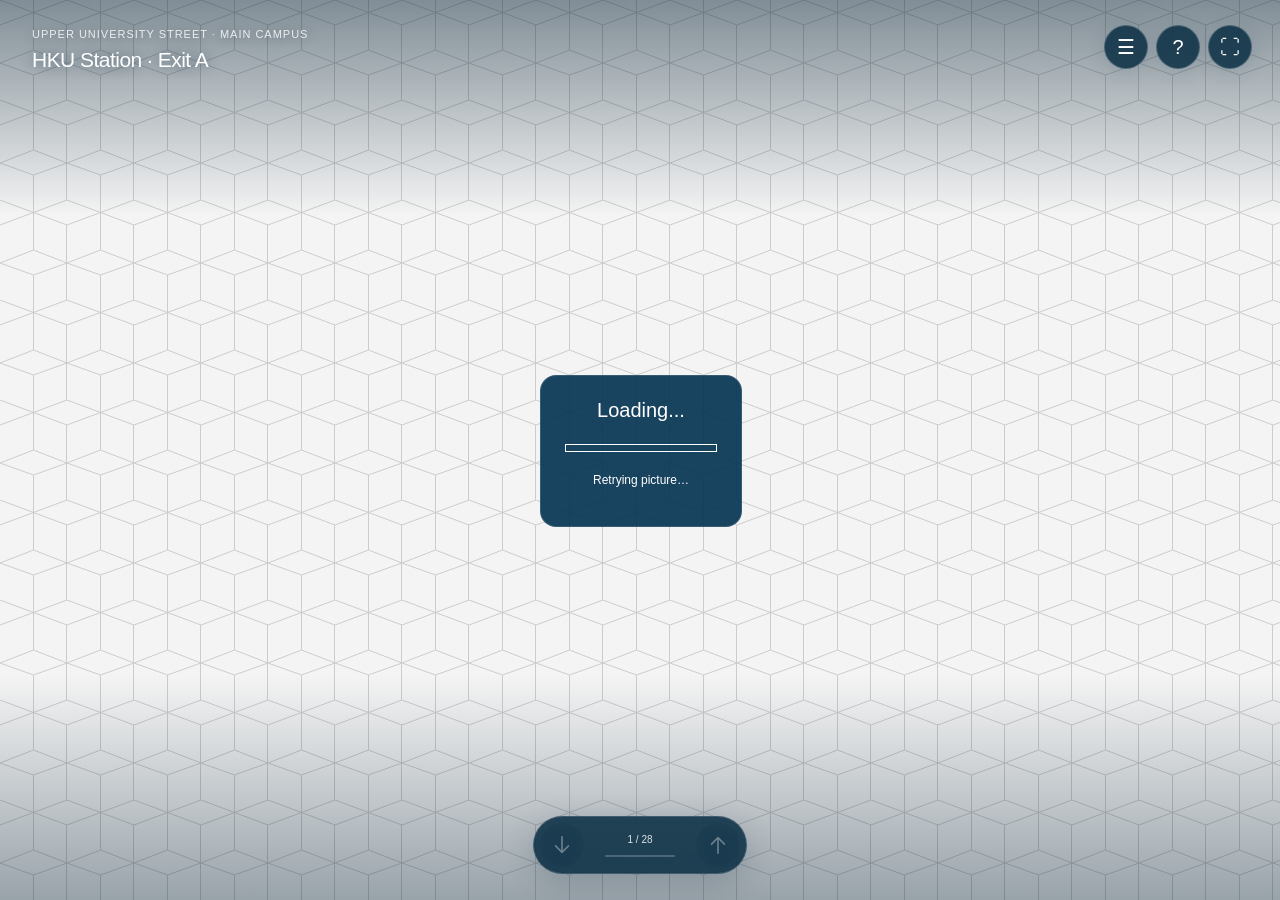
<file: index.html>
<!doctype html><html lang="en"><head><meta charset="utf-8"><meta name="viewport" content="width=device-width,initial-scale=1,viewport-fit=cover"><title>HKU IDS · Panorama visitor guide</title><meta name="description" content="Explore the routes to HKU IDS in Graduate House, including the lift route to P603."><link rel="stylesheet" href="pannellum.css"><link rel="stylesheet" href="styles.css?v=2026-10-10-immersive"></head><body><main class="tour-shell"><section class="tour-panel" aria-label="Panorama walkthrough"><div class="viewer-wrap"><div id="panorama" tabindex="0" aria-label="Panorama. Arrow keys look around. Shift and up walks in the facing direction."></div><div class="edge-shade" aria-hidden="true"></div><div class="scene-badge"><span id="scene-floor">Loading route</span><strong id="scene-title">Loading panorama…</strong></div><div class="stage-tools"><button id="options-toggle" class="icon-button" aria-label="Open route options" aria-expanded="false" aria-controls="route-drawer"><span aria-hidden="true">☰</span></button><button id="help-toggle" class="icon-button" aria-label="How to navigate"><span aria-hidden="true">?</span></button><button id="fullscreen-toggle" class="icon-button" aria-label="Full screen"><span aria-hidden="true">⛶</span></button></div><div id="viewer-error" role="alert" hidden></div><section id="junction" class="junction" hidden aria-labelledby="junction-title"><div class="junction-heading"><h2 id="junction-title"></h2><span id="junction-note"></span></div><div id="junction-choices" class="junction-choices"></div></section><aside id="lift-guidance" class="lift-guidance" aria-label="Lift route directions" hidden><strong id="lift-guidance-title"></strong><span id="lift-guidance-instruction"></span><small id="lift-guidance-note"></small></aside><aside id="transfer-card" class="transfer-card" hidden aria-label="Lift instructions"><div id="transfer-symbol" aria-hidden="true"></div><div><strong id="transfer-title"></strong><p id="transfer-description"></p><button id="transfer-action" class="lift-action"></button></div></aside><div class="drag-hint">Drag to look · Double-click to walk</div><div class="aim" id="aim" hidden><span></span></div><div class="walk-controls"><button id="back" class="icon-button" aria-label="Go back"></button><div class="walk-progress"><span id="stop-number">Loading route…</span><div class="progress-track"><div id="progress-fill"></div></div></div><button id="forward" class="icon-button" aria-label="Continue"></button></div><div class="arrival" id="arrival" hidden><span>Destination reached</span><strong id="arrival-room"></strong></div><div id="tour-toast" class="tour-toast" role="status" hidden></div><aside id="route-drawer" class="route-drawer" hidden aria-label="Route options"><div class="drawer-heading"><h2>Your route</h2><button id="options-close" class="icon-button" aria-label="Close route options">×</button></div><div class="route-picker"><label for="destination-route">Destination</label><select id="destination-route"></select></div><nav class="floors" aria-label="Sections"></nav><div class="pace-bar"><label for="pace">Walking pace</label><select id="pace"><option value="standard">Standard</option><option value="fewer">Fewer pictures</option><option value="detailed">Detailed</option></select><button id="lift-directions" class="secondary" hidden>Go to P2 lift junction</button></div><details class="stops-card"><summary>Stops on this floor <span id="floor-count"></span></summary><div id="stops" class="stops"></div></details><details class="map-card"><summary>Route overview <span id="map-floor"></span></summary><svg id="route-map" viewBox="0 0 310 310" role="img" aria-label="Clickable route stops"></svg><p class="map-note" id="map-note"></p></details><div class="sync-bar"><span id="published-version"></span><span id="preview-status"></span><button id="refresh-tour" class="secondary small">Reload tour</button><a href="guide.html">Help &amp; publishing</a></div></aside></div></section><section id="editor" class="editor" hidden><p class="edit-status" id="edit-status" role="status"></p><div class="editor-heading"><div><h2>Configuration</h2><p id="editor-intro">Changes are a local preview until you publish route.json.</p></div><a class="secondary small" href="./">View the tour</a></div><div class="edit-layout"><div><div class="edit-actions"><button id="save-forward" class="primary">Save forward marker here</button><button id="save-back" class="secondary">Save back marker here</button><button id="save-view" class="secondary">Use this starting view</button></div><details class="visibility-editor" open><summary>Show / hide &amp; presentation</summary><div class="section-fields"><label>Apply to<select id="visibility-scope"><option value="scene">This scene</option><option value="global">Whole tour</option></select></label><div id="visibility-fields" class="visibility-fields"></div><label>Default arrow style<select id="default-arrow-style"><option value="chevron">Chevron</option><option value="line">Fine line</option><option value="ring">Direction ring</option><option value="ground">Floor pointer</option></select></label><div id="style-samples" class="style-samples" aria-label="Arrow style previews"></div><button id="save-visibility" class="primary">Save presentation</button><button id="reset-visibility" class="secondary">Use tour defaults for this scene</button></div></details><details class="appearance-editor" open><summary>Place / rotate any arrow or information marker</summary><div class="arrow-fields"><label>Which marker?<select id="arrow-role"></select></label><button id="save-selected-marker" class="primary">Place selected marker at crosshair</button><label>Marker text<input id="arrow-label" type="text" maxlength="120" placeholder="Leave blank to use the default text"></label><label class="rotation-field">Arrow rotation <output id="rotation-value" for="arrow-rotation">0°</output><input id="arrow-rotation" aria-label="Arrow rotation" type="range" min="0" max="360" step="15" value="0"><small>0° up · 90° right · 180° down · 270° left</small></label><label class="check-field"><input id="arrow-visible" type="checkbox">Always show this arrow’s text</label><label id="marker-url-label" hidden>Information link<input id="marker-url" type="url" spellcheck="false"></label><label class="check-field"><input id="marker-visible" type="checkbox">Show this icon / arrow</label><label>Arrow style<select id="arrow-style"><option value="chevron">Chevron</option><option value="line">Fine line</option><option value="ring">Direction ring</option><option value="ground">Floor pointer</option></select></label><label>Arrow symbol<select id="arrow-type"><option value="auto">Match style</option><option value="arrow">Arrow</option><option value="chevron">Chevron</option><option value="stairs">Stairs</option><option value="lift">Lift</option></select></label><button id="save-arrow-style" class="primary">Save marker appearance</button></div><p>Choose any forward, back, branch or information marker. Drag the view to put its doorway under the crosshair, then place the selected marker. Rotation changes the arrow symbol only. Information icons open their link in a new tab.</p></details><details class="section-editor"><summary>Section label: two lines</summary><div class="section-fields"><label>First line<input id="section-heading" type="text" maxlength="120"></label><label>Second line<input id="section-subtitle" type="text" maxlength="120"></label><button id="save-section" class="primary">Save this section label</button></div><p>Choose a section above, then edit its two lines here. You do not need to type HTML or &lt;br&gt;.</p></details><details id="branch-editor" class="branch-editor" hidden><summary>Junction name and branch choices</summary><div class="section-fields"><label>Junction name<input id="junction-name" type="text" maxlength="120"></label><div id="branch-fields"></div><label>Lift guidance heading (optional)<input id="lift-guidance-label" type="text" maxlength="120"></label><label>Lift guidance on the panorama<textarea id="lift-guidance-text" rows="3" maxlength="600"></textarea></label><button id="save-junction" class="primary">Save junction choices</button></div><p>These directions describe the choices on arrival. Move the panorama arrow separately using the marker controls. Planned routes become available after their footage is added.</p></details><details id="transfer-editor" hidden><summary>Lift card wording</summary><div class="section-fields"><label>Heading<input id="transfer-heading-edit" type="text" maxlength="120"></label><label>Instruction<textarea id="transfer-text-edit" rows="2" maxlength="240"></textarea></label><label>Step button label<input id="transfer-button-edit" type="text" maxlength="120"></label><button id="save-transfer" class="primary">Save lift card text</button></div></details><details class="bottom-editor"><summary>Hide the bottom / device holder</summary><div class="section-fields"><label for="bottom-limit">Lowest visible angle <output id="bottom-limit-value" for="bottom-limit">−55°</output></label><input id="bottom-limit" aria-label="Lowest visible angle" type="range" min="-75" max="-10" step="1" value="-55"><label>Apply viewing limit to<select id="bottom-scope"><option value="scene">This scene</option><option value="global">All scenes without an override</option></select></label><button id="reset-bottom-limit" class="secondary">Use global limit for this scene</button><button id="save-bottom-limit" class="primary">Save lower viewing edge</button></div><p>A higher value hides more of the floor. Markers below the limit move into the visible area so walking still works. This stops looking down in the tour; a permanent cover in the upload JPGs also protects the original files.</p></details><details class="hosting-editor"><summary>WordPress picture addresses</summary><div class="section-fields"><label>This picture’s direct URL<input id="picture-url" type="text" spellcheck="false"></label><small id="image-filename"></small><button id="save-picture-url" class="secondary">Save this picture address</button><label>Direct URL of one original JPG in the WordPress batch<input id="image-folder-example" type="url" spellcheck="false" placeholder="https://your-site/wp-content/uploads/2026/10/hku-ids-exit-a-s1-001.jpg"></label><button id="apply-image-folder" class="primary">Apply this folder to all pictures</button></div><p>Upload the prepared WordPress batch into one folder/month. Copy a full-size original image URL, then apply its folder here. If WordPress renamed a file, use its individual direct URL above. Pictures stored on a different website must allow this tour to load them.</p></details><div class="picture-actions"><button id="hide-stop" class="secondary">Skip this picture</button><p id="hide-note"></p></div><details><summary>Skipped pictures (<span id="hidden-count">0</span>)</summary><div id="hidden-stops" class="hidden-stops"></div></details><details><summary>Advanced: heading settings</summary><div class="degree-fields"><label>Segment correction <input id="segment-offset" type="number" min="-360" max="360" step="1"><span>degrees</span></label><button id="apply-offset" class="secondary">Apply to this segment</button></div><p>The outdoor segments use your Pano Mapper corrections. Indoor routes use visually placed markers because GPS drifts.</p></details></div><div class="save-card"><p class="publish-reminder">Finalised configuration must be uploaded to GitHub and committed to update the public tour.</p><button id="publish-github" class="primary">Export &amp; open GitHub</button><h3>Import / export</h3><p>Preview edits stay in this browser. Download route.json, upload it to the GitHub repository, commit, wait for the green Actions result, and reload the tour. GitHub is the shared configuration; sending a settings file to the assistant is optional.</p><button id="download-route" class="primary">Export route.json</button><button id="copy-route" class="secondary">Copy route.json</button><button id="download-settings" class="primary">Export settings backup</button><button id="copy-settings" class="secondary">Copy optional settings backup</button><div id="copy-panel" hidden><label for="settings-text">Settings to copy</label><textarea id="settings-text" readonly spellcheck="false" rows="3" style="width:100%;margin:8px 0;font-size:12px"></textarea></div><button id="reset-preview" class="secondary">Reset preview to published tour</button><p class="reset-note">Download a backup first if you want to keep your browser edits.</p><label class="file-button">Import route.json or settings backup<input id="import-settings" type="file" accept="application/json,.json"></label><a href="guide.html">Read the simple steps</a><a class="wordpress-link" href="elementor.html">Prepare a WordPress / Elementor block</a></div></div></section>
</main><dialog id="route-dialog" aria-labelledby="dialog-title" aria-describedby="dialog-text"><h2 id="dialog-title"></h2><p id="dialog-text"></p><div class="dialog-actions"><button id="dialog-close" class="secondary">Close</button><button id="dialog-action" class="primary" hidden>Continue</button></div></dialog><script src="pannellum.js?v=2026-10-08-image-retry"></script><script src="route-core.js?v=2026-10-10-immersive"></script><script src="app.js?v=2026-10-10-immersive"></script></body></html>
</file>
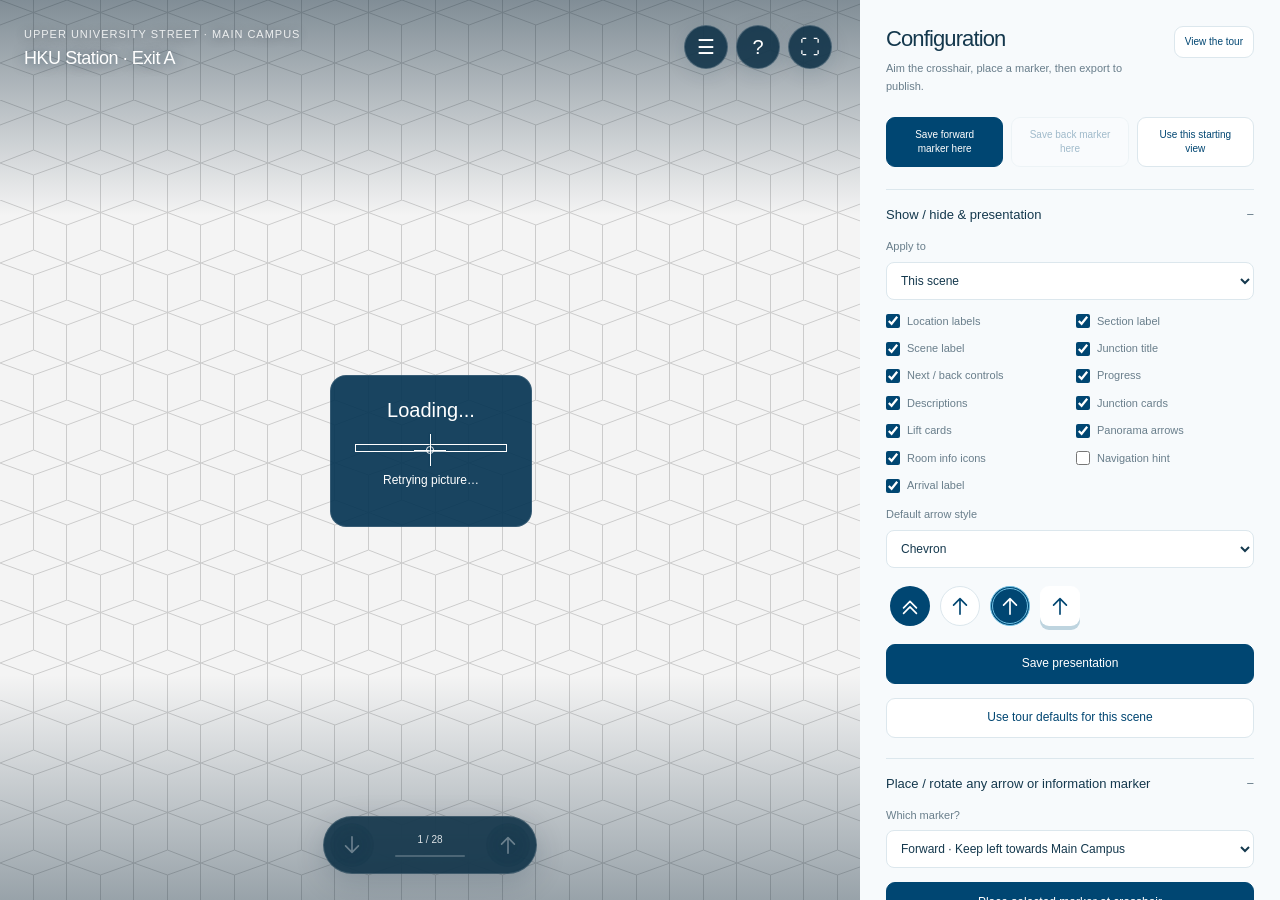
<file: console.html>
<!doctype html><html lang="en"><head><meta charset="utf-8"><meta name="viewport" content="width=device-width,initial-scale=1,viewport-fit=cover"><title>HKU IDS · Configuration console</title><meta name="description" content="Explore the routes to HKU IDS in Graduate House, including the lift route to P603."><link rel="stylesheet" href="pannellum.css"><link rel="stylesheet" href="styles.css?v=2026-10-10-immersive"></head><body><main class="tour-shell"><section class="tour-panel" aria-label="Panorama walkthrough"><div class="viewer-wrap"><div id="panorama" tabindex="0" aria-label="Panorama. Arrow keys look around. Shift and up walks in the facing direction."></div><div class="edge-shade" aria-hidden="true"></div><div class="scene-badge"><span id="scene-floor">Loading route</span><strong id="scene-title">Loading panorama…</strong></div><div class="stage-tools"><button id="options-toggle" class="icon-button" aria-label="Open route options" aria-expanded="false" aria-controls="route-drawer"><span aria-hidden="true">☰</span></button><button id="help-toggle" class="icon-button" aria-label="How to navigate"><span aria-hidden="true">?</span></button><button id="fullscreen-toggle" class="icon-button" aria-label="Full screen"><span aria-hidden="true">⛶</span></button></div><div id="viewer-error" role="alert" hidden></div><section id="junction" class="junction" hidden aria-labelledby="junction-title"><div class="junction-heading"><h2 id="junction-title"></h2><span id="junction-note"></span></div><div id="junction-choices" class="junction-choices"></div></section><aside id="lift-guidance" class="lift-guidance" aria-label="Lift route directions" hidden><strong id="lift-guidance-title"></strong><span id="lift-guidance-instruction"></span><small id="lift-guidance-note"></small></aside><aside id="transfer-card" class="transfer-card" hidden aria-label="Lift instructions"><div id="transfer-symbol" aria-hidden="true"></div><div><strong id="transfer-title"></strong><p id="transfer-description"></p><button id="transfer-action" class="lift-action"></button></div></aside><div class="drag-hint">Drag to look · Double-click to walk</div><div class="aim" id="aim" hidden><span></span></div><div class="walk-controls"><button id="back" class="icon-button" aria-label="Go back"></button><div class="walk-progress"><span id="stop-number">Loading route…</span><div class="progress-track"><div id="progress-fill"></div></div></div><button id="forward" class="icon-button" aria-label="Continue"></button></div><div class="arrival" id="arrival" hidden><span>Destination reached</span><strong id="arrival-room"></strong></div><div id="tour-toast" class="tour-toast" role="status" hidden></div><aside id="route-drawer" class="route-drawer" hidden aria-label="Route options"><div class="drawer-heading"><h2>Your route</h2><button id="options-close" class="icon-button" aria-label="Close route options">×</button></div><div class="route-picker"><label for="destination-route">Destination</label><select id="destination-route"></select></div><nav class="floors" aria-label="Sections"></nav><div class="pace-bar"><label for="pace">Walking pace</label><select id="pace"><option value="standard">Standard</option><option value="fewer">Fewer pictures</option><option value="detailed">Detailed</option></select><button id="lift-directions" class="secondary" hidden>Go to P2 lift junction</button></div><details class="stops-card"><summary>Stops on this floor <span id="floor-count"></span></summary><div id="stops" class="stops"></div></details><details class="map-card"><summary>Route overview <span id="map-floor"></span></summary><svg id="route-map" viewBox="0 0 310 310" role="img" aria-label="Clickable route stops"></svg><p class="map-note" id="map-note"></p></details><div class="sync-bar"><span id="published-version"></span><span id="preview-status"></span><button id="refresh-tour" class="secondary small">Reload tour</button><a href="guide.html">Help &amp; publishing</a></div></aside></div></section><section id="editor" class="editor" hidden><p class="edit-status" id="edit-status" role="status"></p><div class="editor-heading"><div><h2>Configuration</h2><p id="editor-intro">Changes are a local preview until you publish route.json.</p></div><a class="secondary small" href="./">View the tour</a></div><div class="edit-layout"><div><div class="edit-actions"><button id="save-forward" class="primary">Save forward marker here</button><button id="save-back" class="secondary">Save back marker here</button><button id="save-view" class="secondary">Use this starting view</button></div><details class="visibility-editor" open><summary>Show / hide &amp; presentation</summary><div class="section-fields"><label>Apply to<select id="visibility-scope"><option value="scene">This scene</option><option value="global">Whole tour</option></select></label><div id="visibility-fields" class="visibility-fields"></div><label>Default arrow style<select id="default-arrow-style"><option value="chevron">Chevron</option><option value="line">Fine line</option><option value="ring">Direction ring</option><option value="ground">Floor pointer</option></select></label><div id="style-samples" class="style-samples" aria-label="Arrow style previews"></div><button id="save-visibility" class="primary">Save presentation</button><button id="reset-visibility" class="secondary">Use tour defaults for this scene</button></div></details><details class="appearance-editor" open><summary>Place / rotate any arrow or information marker</summary><div class="arrow-fields"><label>Which marker?<select id="arrow-role"></select></label><button id="save-selected-marker" class="primary">Place selected marker at crosshair</button><label>Marker text<input id="arrow-label" type="text" maxlength="120" placeholder="Leave blank to use the default text"></label><label class="rotation-field">Arrow rotation <output id="rotation-value" for="arrow-rotation">0°</output><input id="arrow-rotation" aria-label="Arrow rotation" type="range" min="0" max="360" step="15" value="0"><small>0° up · 90° right · 180° down · 270° left</small></label><label class="check-field"><input id="arrow-visible" type="checkbox">Always show this arrow’s text</label><label id="marker-url-label" hidden>Information link<input id="marker-url" type="url" spellcheck="false"></label><label class="check-field"><input id="marker-visible" type="checkbox">Show this icon / arrow</label><label>Arrow style<select id="arrow-style"><option value="chevron">Chevron</option><option value="line">Fine line</option><option value="ring">Direction ring</option><option value="ground">Floor pointer</option></select></label><label>Arrow symbol<select id="arrow-type"><option value="auto">Match style</option><option value="arrow">Arrow</option><option value="chevron">Chevron</option><option value="stairs">Stairs</option><option value="lift">Lift</option></select></label><button id="save-arrow-style" class="primary">Save marker appearance</button></div><p>Choose any forward, back, branch or information marker. Drag the view to put its doorway under the crosshair, then place the selected marker. Rotation changes the arrow symbol only. Information icons open their link in a new tab.</p></details><details class="section-editor"><summary>Section label: two lines</summary><div class="section-fields"><label>First line<input id="section-heading" type="text" maxlength="120"></label><label>Second line<input id="section-subtitle" type="text" maxlength="120"></label><button id="save-section" class="primary">Save this section label</button></div><p>Choose a section above, then edit its two lines here. You do not need to type HTML or &lt;br&gt;.</p></details><details id="branch-editor" class="branch-editor" hidden><summary>Junction name and branch choices</summary><div class="section-fields"><label>Junction name<input id="junction-name" type="text" maxlength="120"></label><div id="branch-fields"></div><label>Lift guidance heading (optional)<input id="lift-guidance-label" type="text" maxlength="120"></label><label>Lift guidance on the panorama<textarea id="lift-guidance-text" rows="3" maxlength="600"></textarea></label><button id="save-junction" class="primary">Save junction choices</button></div><p>These directions describe the choices on arrival. Move the panorama arrow separately using the marker controls. Planned routes become available after their footage is added.</p></details><details id="transfer-editor" hidden><summary>Lift card wording</summary><div class="section-fields"><label>Heading<input id="transfer-heading-edit" type="text" maxlength="120"></label><label>Instruction<textarea id="transfer-text-edit" rows="2" maxlength="240"></textarea></label><label>Step button label<input id="transfer-button-edit" type="text" maxlength="120"></label><button id="save-transfer" class="primary">Save lift card text</button></div></details><details class="bottom-editor"><summary>Hide the bottom / device holder</summary><div class="section-fields"><label for="bottom-limit">Lowest visible angle <output id="bottom-limit-value" for="bottom-limit">−55°</output></label><input id="bottom-limit" aria-label="Lowest visible angle" type="range" min="-75" max="-10" step="1" value="-55"><label>Apply viewing limit to<select id="bottom-scope"><option value="scene">This scene</option><option value="global">All scenes without an override</option></select></label><button id="reset-bottom-limit" class="secondary">Use global limit for this scene</button><button id="save-bottom-limit" class="primary">Save lower viewing edge</button></div><p>A higher value hides more of the floor. Markers below the limit move into the visible area so walking still works. This stops looking down in the tour; a permanent cover in the upload JPGs also protects the original files.</p></details><details class="hosting-editor"><summary>WordPress picture addresses</summary><div class="section-fields"><label>This picture’s direct URL<input id="picture-url" type="text" spellcheck="false"></label><small id="image-filename"></small><button id="save-picture-url" class="secondary">Save this picture address</button><label>Direct URL of one original JPG in the WordPress batch<input id="image-folder-example" type="url" spellcheck="false" placeholder="https://your-site/wp-content/uploads/2026/10/hku-ids-exit-a-s1-001.jpg"></label><button id="apply-image-folder" class="primary">Apply this folder to all pictures</button></div><p>Upload the prepared WordPress batch into one folder/month. Copy a full-size original image URL, then apply its folder here. If WordPress renamed a file, use its individual direct URL above. Pictures stored on a different website must allow this tour to load them.</p></details><div class="picture-actions"><button id="hide-stop" class="secondary">Skip this picture</button><p id="hide-note"></p></div><details><summary>Skipped pictures (<span id="hidden-count">0</span>)</summary><div id="hidden-stops" class="hidden-stops"></div></details><details><summary>Advanced: heading settings</summary><div class="degree-fields"><label>Segment correction <input id="segment-offset" type="number" min="-360" max="360" step="1"><span>degrees</span></label><button id="apply-offset" class="secondary">Apply to this segment</button></div><p>The outdoor segments use your Pano Mapper corrections. Indoor routes use visually placed markers because GPS drifts.</p></details></div><div class="save-card"><p class="publish-reminder">Finalised configuration must be uploaded to GitHub and committed to update the public tour.</p><button id="publish-github" class="primary">Export &amp; open GitHub</button><h3>Import / export</h3><p>Preview edits stay in this browser. Download route.json, upload it to the GitHub repository, commit, wait for the green Actions result, and reload the tour. GitHub is the shared configuration; sending a settings file to the assistant is optional.</p><button id="download-route" class="primary">Export route.json</button><button id="copy-route" class="secondary">Copy route.json</button><button id="download-settings" class="primary">Export settings backup</button><button id="copy-settings" class="secondary">Copy optional settings backup</button><div id="copy-panel" hidden><label for="settings-text">Settings to copy</label><textarea id="settings-text" readonly spellcheck="false" rows="3" style="width:100%;margin:8px 0;font-size:12px"></textarea></div><button id="reset-preview" class="secondary">Reset preview to published tour</button><p class="reset-note">Download a backup first if you want to keep your browser edits.</p><label class="file-button">Import route.json or settings backup<input id="import-settings" type="file" accept="application/json,.json"></label><a href="guide.html">Read the simple steps</a><a class="wordpress-link" href="elementor.html">Prepare a WordPress / Elementor block</a></div></div></section>
</main><dialog id="route-dialog" aria-labelledby="dialog-title" aria-describedby="dialog-text"><h2 id="dialog-title"></h2><p id="dialog-text"></p><div class="dialog-actions"><button id="dialog-close" class="secondary">Close</button><button id="dialog-action" class="primary" hidden>Continue</button></div></dialog><script src="pannellum.js?v=2026-10-08-image-retry"></script><script src="route-core.js?v=2026-10-10-immersive"></script><script src="app.js?v=2026-10-10-immersive"></script></body></html>
</file>
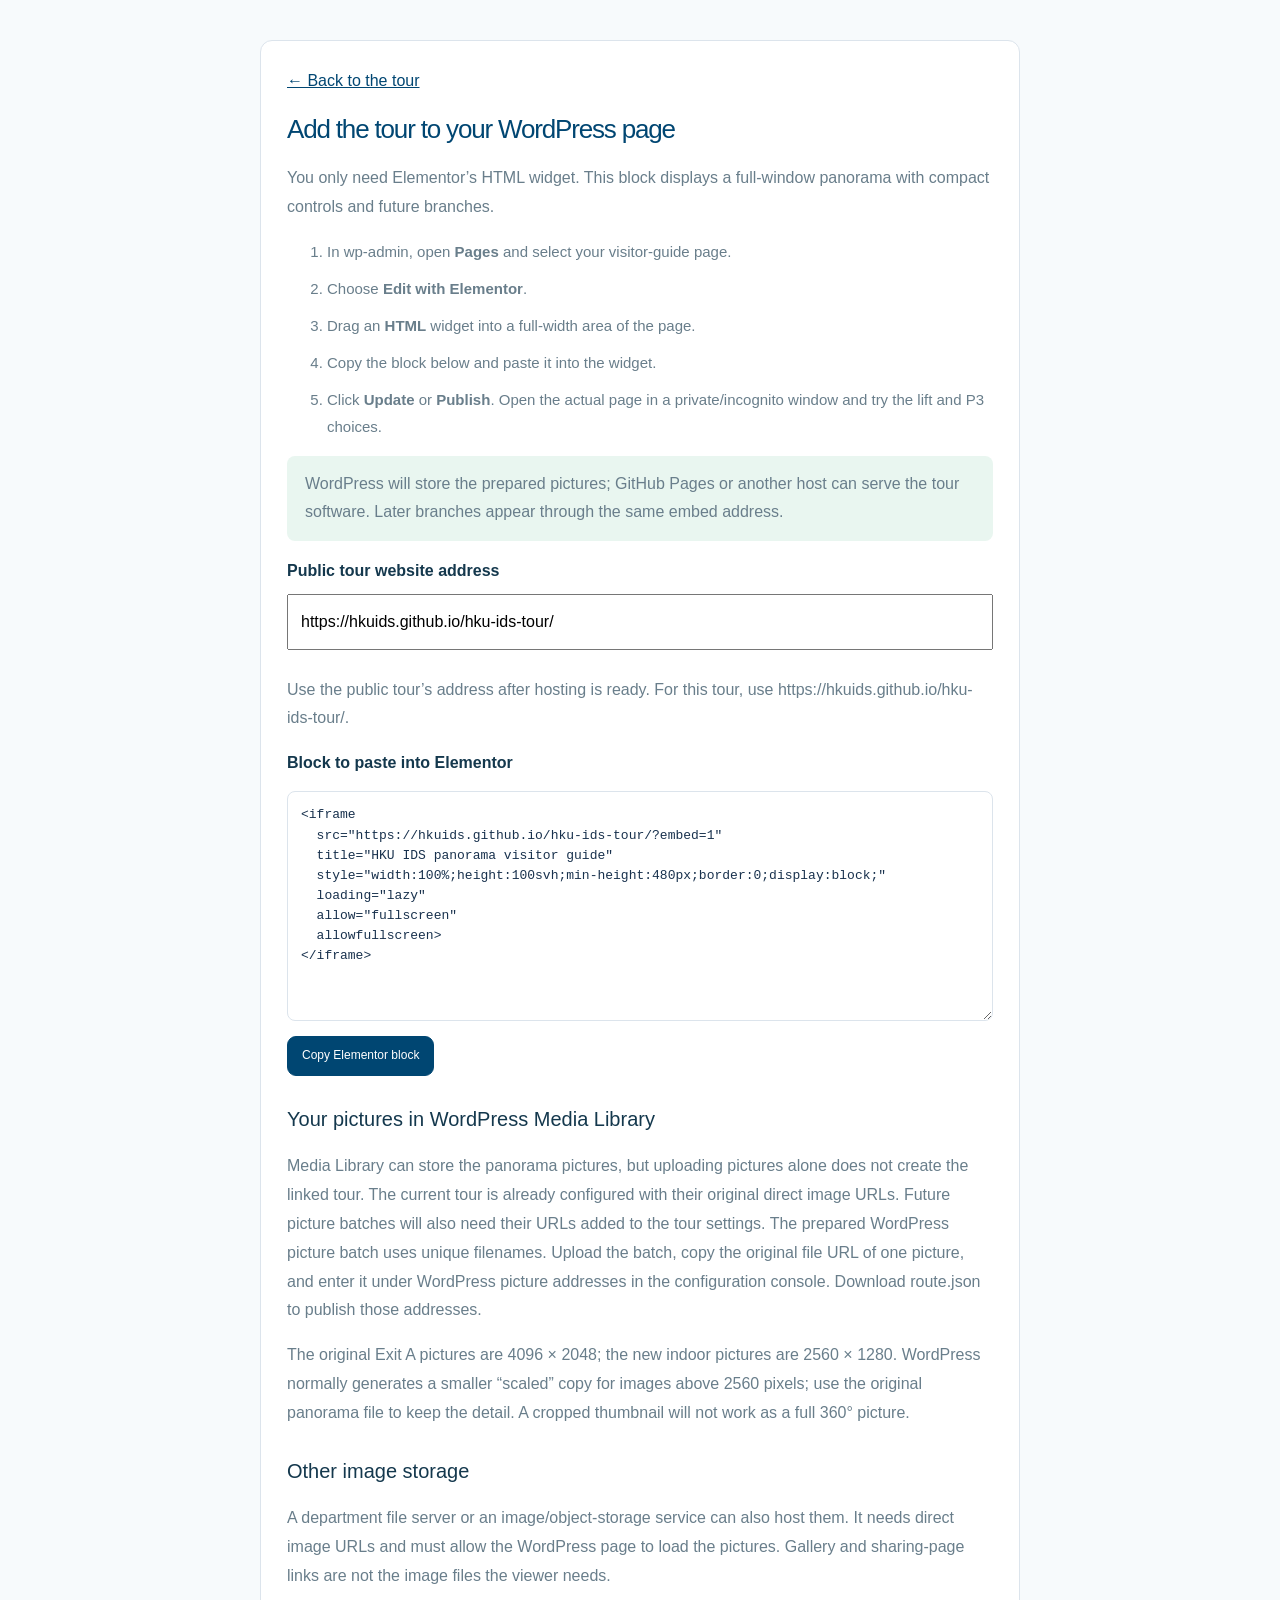
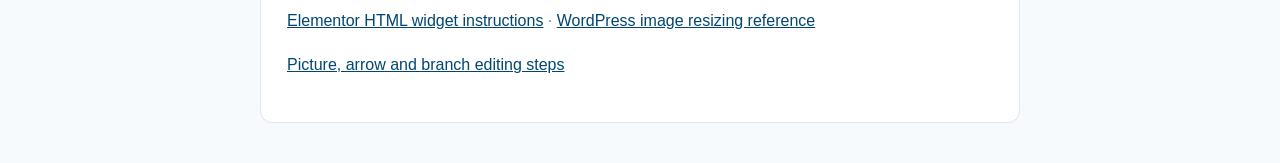
<file: elementor.html>
<!doctype html><html lang="en"><head><meta charset="utf-8"><meta name="viewport" content="width=device-width,initial-scale=1"><title>Add the IDS tour to Elementor</title><link rel="stylesheet" href="styles.css?v=2026-10-10-immersive"><style>.embed-guide{max-width:840px;margin:28px auto;padding:26px;background:white;border:1px solid #dce4ec;border-radius:12px;line-height:1.7}.embed-guide h1{font-size:26px;line-height:1.35}.embed-guide h2{margin-top:26px;font-size:20px}.embed-guide li{margin:10px 0}.embed-guide textarea{display:block;width:100%;padding:13px;margin:15px 0;font:13px/1.55 monospace;color:#18314d;border:1px solid #dce4ec;border-radius:8px}.embed-guide p{font-size:16px}.embed-guide .notice{background:#e9f6f0;padding:14px 18px;border-radius:8px}.embed-guide .primary{margin-right:12px}@media(max-width:780px){.embed-guide{margin:12px;padding:18px}}</style></head><body class="guide-page"><main class="embed-guide" style="display:block"><a href="./">← Back to the tour</a><h1>Add the tour to your WordPress page</h1><p>You only need Elementor’s HTML widget. This block displays a full-window panorama with compact controls and future branches.</p><ol><li>In wp-admin, open <strong>Pages</strong> and select your visitor-guide page.</li><li>Choose <strong>Edit with Elementor</strong>.</li><li>Drag an <strong>HTML</strong> widget into a full-width area of the page.</li><li>Copy the block below and paste it into the widget.</li><li>Click <strong>Update</strong> or <strong>Publish</strong>. Open the actual page in a private/incognito window and try the lift and P3 choices.</li></ol><p class="notice">WordPress will store the prepared pictures; GitHub Pages or another host can serve the tour software. Later branches appear through the same embed address.</p><label for="tour-address"><strong>Public tour website address</strong></label><input id="tour-address" type="url" style="width:100%;padding:12px;font-size:16px;margin:10px 0" placeholder="https://your-name.github.io/hku-ids-tour/" spellcheck="false"><p>Use the public tour’s address after hosting is ready. For this tour, use https://hkuids.github.io/hku-ids-tour/.</p><label for="embed-code"><strong>Block to paste into Elementor</strong></label><textarea id="embed-code" rows="10" readonly spellcheck="false" placeholder="Enter the public tour address above to create your block."></textarea><button id="copy-embed" class="primary" disabled>Copy Elementor block</button><span id="copy-result" role="status"></span><h2>Your pictures in WordPress Media Library</h2><p>Media Library can store the panorama pictures, but uploading pictures alone does not create the linked tour. The current tour is already configured with their original direct image URLs. Future picture batches will also need their URLs added to the tour settings. The prepared WordPress picture batch uses unique filenames. Upload the batch, copy the original file URL of one picture, and enter it under WordPress picture addresses in the configuration console. Download route.json to publish those addresses.</p><p>The original Exit A pictures are 4096 × 2048; the new indoor pictures are 2560 × 1280. WordPress normally generates a smaller “scaled” copy for images above 2560 pixels; use the original panorama file to keep the detail. A cropped thumbnail will not work as a full 360° picture.</p><h2>Other image storage</h2><p>A department file server or an image/object-storage service can also host them. It needs direct image URLs and must allow the WordPress page to load the pictures. Gallery and sharing-page links are not the image files the viewer needs.</p><p><a href="https://elementor.com/help/html-widget/">Elementor HTML widget instructions</a> · <a href="https://developer.wordpress.org/reference/hooks/big_image_size_threshold/">WordPress image resizing reference</a></p><p><a href="guide.html">Picture, arrow and branch editing steps</a></p></main><script>
const address=document.getElementById('tour-address'),box=document.getElementById('embed-code'),button=document.getElementById('copy-embed'),result=document.getElementById('copy-result');
function createBlock(){try{const url=new URL(address.value.trim());if(url.protocol!=='https:'||url.username||url.password)throw Error();url.search='';url.hash='';url.searchParams.set('embed','1');box.value='<iframe\n  src="'+url.href.replaceAll('&','&amp;').replaceAll('"','&quot;')+'"\n  title="HKU IDS panorama visitor guide"\n  style="width:100%;height:100svh;min-height:480px;border:0;display:block;"\n  loading="lazy"\n  allow="fullscreen"\n  allowfullscreen>\n</iframe>';button.disabled=false;result.textContent='';}catch(e){box.value='';button.disabled=true;result.textContent=address.value?'Enter a complete https:// tour website address.':'';}}
address.oninput=createBlock;
address.value='https://hkuids.github.io/hku-ids-tour/';createBlock();
button.onclick=async()=>{try{await navigator.clipboard.writeText(box.value);result.textContent='Copied. Paste into the Elementor HTML widget.';}catch(e){box.focus();box.select();result.textContent='Copy the selected block and paste it into Elementor.';}};
</script></body></html>
</file>
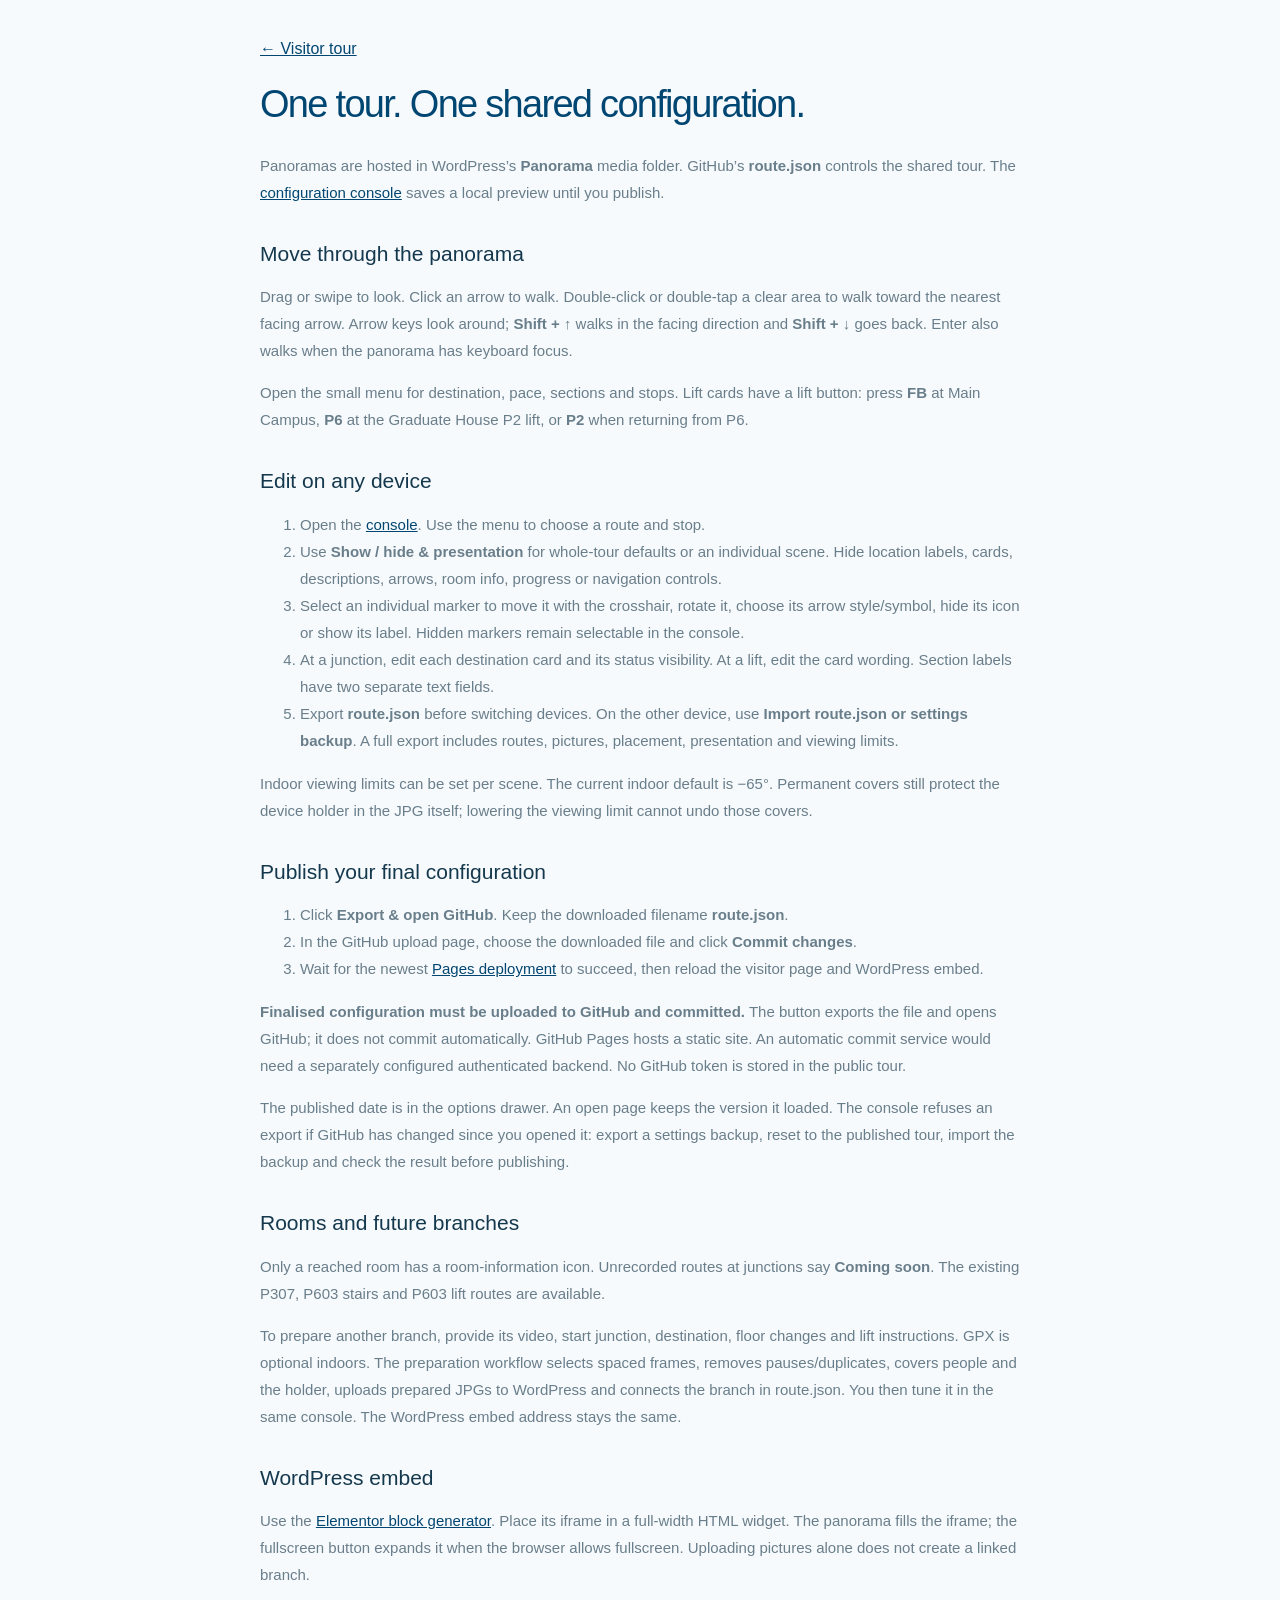
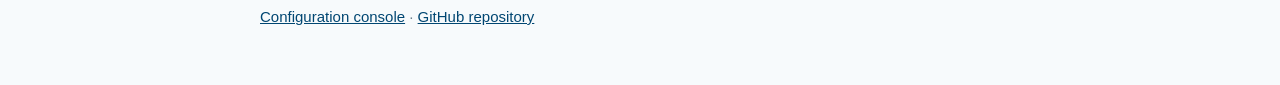
<file: guide.html>
<!doctype html><html lang="en"><head><meta charset="utf-8"><meta name="viewport" content="width=device-width,initial-scale=1"><title>Manage the HKU IDS tour</title><link rel="stylesheet" href="styles.css?v=2026-10-10-immersive"></head><body class="guide-page"><main><a href="./">← Visitor tour</a><h1>One tour. One shared configuration.</h1><p>Panoramas are hosted in WordPress’s <strong>Panorama</strong> media folder. GitHub’s <strong>route.json</strong> controls the shared tour. The <a href="console.html">configuration console</a> saves a local preview until you publish.</p><h2>Move through the panorama</h2><p>Drag or swipe to look. Click an arrow to walk. Double-click or double-tap a clear area to walk toward the nearest facing arrow. Arrow keys look around; <strong>Shift + ↑</strong> walks in the facing direction and <strong>Shift + ↓</strong> goes back. Enter also walks when the panorama has keyboard focus.</p><p>Open the small menu for destination, pace, sections and stops. Lift cards have a lift button: press <strong>FB</strong> at Main Campus, <strong>P6</strong> at the Graduate House P2 lift, or <strong>P2</strong> when returning from P6.</p><h2>Edit on any device</h2><ol><li>Open the <a href="console.html">console</a>. Use the menu to choose a route and stop.</li><li>Use <strong>Show / hide &amp; presentation</strong> for whole-tour defaults or an individual scene. Hide location labels, cards, descriptions, arrows, room info, progress or navigation controls.</li><li>Select an individual marker to move it with the crosshair, rotate it, choose its arrow style/symbol, hide its icon or show its label. Hidden markers remain selectable in the console.</li><li>At a junction, edit each destination card and its status visibility. At a lift, edit the card wording. Section labels have two separate text fields.</li><li>Export <strong>route.json</strong> before switching devices. On the other device, use <strong>Import route.json or settings backup</strong>. A full export includes routes, pictures, placement, presentation and viewing limits.</li></ol><p>Indoor viewing limits can be set per scene. The current indoor default is −65°. Permanent covers still protect the device holder in the JPG itself; lowering the viewing limit cannot undo those covers.</p><h2>Publish your final configuration</h2><ol><li>Click <strong>Export &amp; open GitHub</strong>. Keep the downloaded filename <strong>route.json</strong>.</li><li>In the GitHub upload page, choose the downloaded file and click <strong>Commit changes</strong>.</li><li>Wait for the newest <a href="https://github.com/hkuids/hku-ids-tour/actions">Pages deployment</a> to succeed, then reload the visitor page and WordPress embed.</li></ol><p><strong>Finalised configuration must be uploaded to GitHub and committed.</strong> The button exports the file and opens GitHub; it does not commit automatically. GitHub Pages hosts a static site. An automatic commit service would need a separately configured authenticated backend. No GitHub token is stored in the public tour.</p><p>The published date is in the options drawer. An open page keeps the version it loaded. The console refuses an export if GitHub has changed since you opened it: export a settings backup, reset to the published tour, import the backup and check the result before publishing.</p><h2>Rooms and future branches</h2><p>Only a reached room has a room-information icon. Unrecorded routes at junctions say <strong>Coming soon</strong>. The existing P307, P603 stairs and P603 lift routes are available.</p><p>To prepare another branch, provide its video, start junction, destination, floor changes and lift instructions. GPX is optional indoors. The preparation workflow selects spaced frames, removes pauses/duplicates, covers people and the holder, uploads prepared JPGs to WordPress and connects the branch in route.json. You then tune it in the same console. The WordPress embed address stays the same.</p><h2>WordPress embed</h2><p>Use the <a href="elementor.html">Elementor block generator</a>. Place its iframe in a full-width HTML widget. The panorama fills the iframe; the fullscreen button expands it when the browser allows fullscreen. Uploading pictures alone does not create a linked branch.</p><p><a href="console.html">Configuration console</a> · <a href="https://github.com/hkuids/hku-ids-tour">GitHub repository</a></p></main></body></html>
</file>
<file: pannellum.css>
/* Pannellum 2.5.7, https://github.com/mpetroff/pannellum */
.pnlm-container{margin:0;padding:0;overflow:hidden;position:relative;cursor:default;width:100%;height:100%;font-family:Helvetica,"Nimbus Sans L","Liberation Sans",Arial,sans-serif;background:#f4f4f4 url('data:image/svg+xml,%3Csvg%20xmlns%3D%22http%3A%2F%2Fwww.w3.org%2F2000%2Fsvg%22%20width%3D%2267%22%20height%3D%22100%22%20viewBox%3D%220%200%2067%20100%22%3E%0A%3Cpath%20stroke%3D%22%23ccc%22%20fill%3D%22none%22%20d%3D%22M33.5%2C50%2C0%2C63%2C33.5%2C75%2C67%2C63%2C33.5%2C50m-33.5-50%2C67%2C25m-0.5%2C0%2C0%2C75m-66.5-75%2C67-25m-33.5%2C75%2C0%2C25m0-100%2C0%2C50%22%2F%3E%0A%3C%2Fsvg%3E%0A') repeat;-webkit-user-select:none;-khtml-user-select:none;-moz-user-select:none;-o-user-select:none;-ms-user-select:none;user-select:none;outline:0;line-height:1.4;contain:content}.pnlm-container *{box-sizing:content-box}.pnlm-ui{position:absolute;width:100%;height:100%;z-index:1}.pnlm-grab{cursor:grab;cursor:url('data:image/svg+xml,%3Csvg%20xmlns%3D%22http%3A%2F%2Fwww.w3.org%2F2000%2Fsvg%22%20height%3D%2226%22%20width%3D%2226%22%3E%0A%3Cpath%20stroke%3D%22%23000%22%20stroke-width%3D%221px%22%20fill%3D%22%23fff%22%20d%3D%22m15.3%2020.5s6.38-6.73%204.64-8.24-3.47%201.01-3.47%201.01%203.61-5.72%201.41-6.49c-2.2-0.769-3.33%204.36-3.33%204.36s0.873-5.76-1.06-5.76-1.58%205.39-1.58%205.39-0.574-4.59-2.18-4.12c-1.61%200.468-0.572%205.51-0.572%205.51s-1.58-4.89-2.93-3.79c-1.35%201.11%200.258%205.25%200.572%206.62%200.836%202.43%202.03%202.94%202.17%205.55%22%2F%3E%0A%3C%2Fsvg%3E%0A') 12 8,default}.pnlm-grabbing{cursor:grabbing;cursor:url('data:image/svg+xml,%3Csvg%20xmlns%3D%22http%3A%2F%2Fwww.w3.org%2F2000%2Fsvg%22%20height%3D%2226%22%20width%3D%2226%22%3E%0A%3Cpath%20stroke%3D%22%23000%22%20stroke-width%3D%221px%22%20fill%3D%22%23fff%22%20d%3D%22m15.3%2020.5s5.07-5.29%203.77-6.74c-1.31-1.45-2.53%200.14-2.53%200.14s2.74-3.29%200.535-4.06c-2.2-0.769-2.52%201.3-2.52%201.3s0.81-2.13-1.12-2.13-1.52%201.77-1.52%201.77-0.261-1.59-1.87-1.12c-1.61%200.468-0.874%202.17-0.874%202.17s-0.651-1.55-2-0.445c-1.35%201.11-0.68%202.25-0.365%203.62%200.836%202.43%202.03%202.94%202.17%205.55%22%2F%3E%0A%3C%2Fsvg%3E%0A') 12 8,default}.pnlm-sprite{background-image:url('data:image/svg+xml,%3Csvg%20xmlns%3D%22http%3A%2F%2Fwww.w3.org%2F2000%2Fsvg%22%20width%3D%2226%22%20height%3D%22208%22%3E%0A%3Ccircle%20fill-opacity%3D%22.78%22%20cy%3D%22117%22%20cx%3D%2213%22%20r%3D%2211%22%20fill%3D%22%23fff%22%2F%3E%0A%3Ccircle%20fill-opacity%3D%22.78%22%20cy%3D%22143%22%20cx%3D%2213%22%20r%3D%2211%22%20fill%3D%22%23fff%22%2F%3E%0A%3Ccircle%20cy%3D%22169%22%20cx%3D%2213%22%20r%3D%227%22%20fill%3D%22none%22%20stroke%3D%22%23000%22%20stroke-width%3D%222%22%2F%3E%0A%3Ccircle%20cy%3D%22195%22%20cx%3D%2213%22%20r%3D%227%22%20fill%3D%22none%22%20stroke%3D%22%23000%22%20stroke-width%3D%222%22%2F%3E%0A%3Ccircle%20cx%3D%2213%22%20cy%3D%22195%22%20r%3D%222.5%22%2F%3E%0A%3Cpath%20d%3D%22m5%2083v6h2v-4h4v-2zm10%200v2h4v4h2v-6zm-5%205v6h6v-6zm-5%205v6h6v-2h-4v-4zm14%200v4h-4v2h6v-6z%22%2F%3E%0A%3Cpath%20d%3D%22m13%20110a7%207%200%200%200%20-7%207%207%207%200%200%200%207%207%207%207%200%200%200%207%20-7%207%207%200%200%200%20-7%20-7zm-1%203h2v2h-2zm0%203h2v5h-2z%22%2F%3E%0A%3Cpath%20d%3D%22m5%2057v6h2v-4h4v-2zm10%200v2h4v4h2v-6zm-10%2010v6h6v-2h-4v-4zm14%200v4h-4v2h6v-6z%22%2F%3E%0A%3Cpath%20d%3D%22m17%2038v2h-8v-2z%22%2F%3E%0A%3Cpath%20d%3D%22m12%209v3h-3v2h3v3h2v-3h3v-2h-3v-3z%22%2F%3E%0A%3Cpath%20d%3D%22m13%20136-6.125%206.125h4.375v7.875h3.5v-7.875h4.375z%22%2F%3E%0A%3Cpath%20d%3D%22m10.428%20173.33v-5.77l5-2.89v5.77zm1-1.73%203-1.73-3.001-1.74z%22%2F%3E%0A%3C%2Fsvg%3E%0A')}.pnlm-container:-moz-full-screen{height:100%!important;width:100%!important;position:static!important}.pnlm-container:-webkit-full-screen{height:100%!important;width:100%!important;position:static!important}.pnlm-container:-ms-fullscreen{height:100%!important;width:100%!important;position:static!important}.pnlm-container:fullscreen{height:100%!important;width:100%!important;position:static!important}.pnlm-render-container{cursor:inherit;position:absolute;height:100%;width:100%}.pnlm-controls{margin-top:4px;background-color:#fff;border:1px solid #999;border-color:rgba(0,0,0,0.4);border-radius:3px;cursor:pointer;z-index:2;-webkit-transform:translateZ(9999px);transform:translateZ(9999px)}.pnlm-control:hover{background-color:#f8f8f8}.pnlm-controls-container{position:absolute;top:0;left:4px;z-index:1}.pnlm-zoom-controls{width:26px;height:52px}.pnlm-zoom-in{width:100%;height:50%;position:absolute;top:0;border-radius:3px 3px 0 0}.pnlm-zoom-out{width:100%;height:50%;position:absolute;bottom:0;background-position:0 -26px;border-top:1px solid #ddd;border-top-color:rgba(0,0,0,0.10);border-radius:0 0 3px 3px}.pnlm-fullscreen-toggle-button,.pnlm-orientation-button,.pnlm-hot-spot-debug-indicator{width:26px;height:26px}.pnlm-hot-spot-debug-indicator{position:absolute;top:50%;left:50%;width:26px;height:26px;margin:-13px 0 0 -13px;background-color:rgba(255,255,255,0.5);border-radius:13px;display:none}.pnlm-orientation-button-inactive{background-position:0 -156px}.pnlm-orientation-button-active{background-position:0 -182px}.pnlm-fullscreen-toggle-button-inactive{background-position:0 -52px}.pnlm-fullscreen-toggle-button-active{background-position:0 -78px}.pnlm-panorama-info{position:absolute;bottom:4px;background-color:rgba(0,0,0,0.7);border-radius:0 3px 3px 0;padding-right:10px;color:#fff;text-align:left;display:none;z-index:2;-webkit-transform:translateZ(9999px);transform:translateZ(9999px)}.pnlm-title-box{position:relative;font-size:20px;display:table;padding-left:5px;margin-bottom:3px}.pnlm-author-box{position:relative;font-size:12px;display:table;padding-left:5px}.pnlm-load-box{position:absolute;top:50%;left:50%;width:200px;height:150px;margin:-75px 0 0 -100px;background-color:rgba(0,0,0,0.7);border-radius:3px;text-align:center;font-size:20px;display:none;color:#fff}.pnlm-load-box p{margin:20px 0}.pnlm-lbox{position:absolute;top:50%;left:50%;width:20px;height:20px;margin:-10px 0 0 -10px;display:none}.pnlm-loading{animation-duration:1.5s;-webkit-animation-duration:1.5s;animation-name:pnlm-mv;-webkit-animation-name:pnlm-mv;animation-iteration-count:infinite;-webkit-animation-iteration-count:infinite;animation-timing-function:linear;-webkit-animation-timing-function:linear;height:10px;width:10px;background-color:#fff;position:relative}@keyframes pnlm-mv{from{left:0;top:0}25%{left:10px;top:0}50%{left:10px;top:10px}75%{left:0;top:10px}to{left:0;top:0}}@-webkit-keyframes pnlm-mv{from{left:0;top:0}25%{left:10px;top:0}50%{left:10px;top:10px}75%{left:0;top:10px}to{left:0;top:0}}.pnlm-load-button{position:absolute;top:50%;left:50%;width:200px;height:100px;margin:-50px 0 0 -100px;background-color:rgba(0,0,0,.7);border-radius:3px;text-align:center;font-size:20px;display:table;color:#fff;cursor:pointer}.pnlm-load-button:hover{background-color:rgba(0,0,0,.8)}.pnlm-load-button p{display:table-cell;vertical-align:middle}.pnlm-info-box{font-size:15px;position:absolute;top:50%;left:50%;width:200px;height:150px;margin:-75px 0 0 -100px;background-color:#000;border-radius:3px;display:table;text-align:center;color:#fff;table-layout:fixed}.pnlm-info-box a,.pnlm-author-box a{color:#fff;word-wrap:break-word;overflow-wrap:break-word}.pnlm-info-box p{display:table-cell;vertical-align:middle;padding:0 5px 0 5px}.pnlm-error-msg{display:none}.pnlm-about-msg{font-size:11px;line-height:11px;color:#fff;padding:5px 8px 5px 8px;background:rgba(0,0,0,0.7);border-radius:3px;position:absolute;top:50px;left:50px;display:none;opacity:0;-moz-transition:opacity .3s ease-in-out;-webkit-transition:opacity .3s ease-in-out;-o-transition:opacity .3s ease-in-out;-ms-transition:opacity .3s ease-in-out;transition:opacity .3s ease-in-out;z-index:1}.pnlm-about-msg a:link,.pnlm-about-msg a:visited{color:#fff}.pnlm-about-msg a:hover,.pnlm-about-msg a:active{color:#eee}.pnlm-hotspot-base{position:absolute;visibility:hidden;cursor:default;vertical-align:middle;top:0;z-index:1}.pnlm-hotspot{height:26px;width:26px;border-radius:13px}.pnlm-hotspot:hover{background-color:rgba(255,255,255,0.2)}.pnlm-hotspot.pnlm-info{background-position:0 -104px}.pnlm-hotspot.pnlm-scene{background-position:0 -130px}div.pnlm-tooltip span{visibility:hidden;position:absolute;border-radius:3px;background-color:rgba(0,0,0,0.7);color:#fff;text-align:center;max-width:200px;padding:5px 10px;margin-left:-220px;cursor:default}div.pnlm-tooltip:hover span{visibility:visible}div.pnlm-tooltip:hover span:after{content:'';position:absolute;width:0;height:0;border-width:10px;border-style:solid;border-color:rgba(0,0,0,0.7) transparent transparent transparent;bottom:-20px;left:-10px;margin:0 50%}.pnlm-compass{position:absolute;width:50px;height:50px;right:4px;bottom:4px;border-radius:25px;background-image:url('data:image/svg+xml,%3Csvg%20xmlns%3D%22http%3A%2F%2Fwww.w3.org%2F2000%2Fsvg%22%20height%3D%2250%22%20width%3D%2250%22%3E%0A%3Cpath%20d%3D%22m24.5078%206-3.2578%2018h7.5l-3.25781-18h-0.984376zm-3.2578%2020%203.2578%2018h0.9844l3.2578-18h-7.5zm1.19531%200.9941h5.10938l-2.5547%2014.1075-2.5547-14.1075z%22%2F%3E%0A%3C%2Fsvg%3E%0A');cursor:default;display:none}.pnlm-world{position:absolute;left:50%;top:50%}.pnlm-face{position:absolute;-webkit-transform-origin:0 0;transform-origin:0 0}.pnlm-dragfix,.pnlm-preview-img{position:absolute;height:100%;width:100%}.pnlm-preview-img{background-size:cover;background-position:center}.pnlm-lbar{width:150px;margin:0 auto;border:#fff 1px solid;height:6px}.pnlm-lbar-fill{background:#fff;height:100%;width:0}.pnlm-lmsg{font-size:12px}.pnlm-fade-img{position:absolute;top:0;left:0}.pnlm-pointer{cursor:pointer}
</file>
<file: styles.css>
:root{--navy:#004672;--deep:#062c44;--sky:#6ec1e4;--ink:#14384d;--muted:#697e8b;--line:#dce7ed;--paper:#f7fafc;--radius:18px;font-family:Roboto,Arial,Helvetica,sans-serif;color:var(--ink);font-synthesis:none}*{box-sizing:border-box}body{margin:0;background:var(--deep)}button,input,select,textarea{font:inherit}button,a,input,select,textarea{touch-action:manipulation}button{cursor:pointer}button:disabled{opacity:.35;cursor:default}button:focus-visible,a:focus-visible,summary:focus-visible,input:focus-visible,select:focus-visible,textarea:focus-visible,[role=button]:focus-visible{outline:3px solid var(--sky);outline-offset:4px}button{border:0}a{color:var(--navy)}[hidden]{display:none!important}.tour-shell{position:relative;height:100svh;min-height:400px}.tour-panel,.viewer-wrap,#panorama{width:100%;height:100%}.viewer-wrap{position:relative;overflow:hidden;background:#092d43}#panorama{position:absolute;inset:0;outline-offset:-4px}.edge-shade{position:absolute;inset:0;pointer-events:none;background:linear-gradient(180deg,rgba(3,30,48,.48),transparent 24%,transparent 75%,rgba(3,30,48,.38));z-index:1}.scene-badge{position:absolute;top:max(28px,env(safe-area-inset-top));left:max(32px,env(safe-area-inset-left));z-index:3;color:white;max-width:calc(100% - 210px);text-shadow:0 1px 12px #062c4480;pointer-events:none}.scene-badge span{display:block;font-size:11px;letter-spacing:.09em;text-transform:uppercase;opacity:.82;margin-bottom:7px}.scene-badge strong{display:block;font-size:21px;font-weight:500;letter-spacing:-.025em;line-height:1.25}.stage-tools{position:absolute;right:28px;top:max(25px,env(safe-area-inset-top));display:flex;gap:8px;z-index:5}.icon-button{width:44px;height:44px;flex-shrink:0;border-radius:50%;display:inline-flex;align-items:center;justify-content:center;background:rgba(4,41,64,.82);color:white;border:1px solid rgba(255,255,255,.2);font-size:20px;backdrop-filter:blur(16px);box-shadow:0 4px 20px #002d4820;transition:background .18s,transform .18s}.icon-button:hover{background:var(--navy);transform:translateY(-1px)}.icon-button svg{width:22px;height:22px}.walk-controls{position:absolute;left:50%;bottom:max(26px,env(safe-area-inset-bottom));transform:translateX(-50%);display:flex;align-items:center;gap:18px;z-index:5;background:rgba(4,41,64,.84);color:white;border:1px solid #ffffff25;border-radius:40px;padding:6px;backdrop-filter:blur(16px);box-shadow:0 8px 30px #001e3430}.walk-controls .icon-button{background:transparent;border:0;box-shadow:none}.walk-progress{width:76px;text-align:center}.walk-progress span{font-size:10px;font-variant-numeric:tabular-nums;white-space:nowrap;opacity:.85}.progress-track{height:2px;background:#ffffff35;margin:8px 3px 4px;border-radius:5px;overflow:hidden}#progress-fill{height:100%;background:var(--sky);transition:width .25s}.drag-hint{position:absolute;bottom:97px;left:50%;transform:translateX(-50%);font-size:11px;color:white;z-index:3;text-shadow:0 1px 8px #002c48;white-space:nowrap}.arrival{position:absolute;bottom:110px;left:50%;transform:translateX(-50%);color:white;text-align:center;max-width:80%;background:#043352d9;border:1px solid #ffffff24;backdrop-filter:blur(12px);border-radius:16px;padding:14px 24px;z-index:3}.arrival span{display:block;font-size:10px;letter-spacing:.09em;text-transform:uppercase;color:#c2e9fb;margin-bottom:5px}.arrival strong{font-size:16px;font-weight:500}.tour-toast,#viewer-error{position:absolute;left:50%;top:100px;transform:translateX(-50%);z-index:9;max-width:min(90%,420px);padding:14px 20px;border-radius:14px;background:#063d5cec;color:white;font-size:13px;line-height:1.5;box-shadow:0 8px 35px #001e3450}#viewer-error{background:#fff;color:#803333}.pnlm-controls-container{display:none}.pnlm-compass{display:none!important}.pnlm-load-box{border-radius:16px;background:#043352e8;color:white;border:1px solid #ffffff20}.pnlm-loading{border-radius:20px}.pnlm-hotspot-base.walk-hotspot{width:auto;height:auto;max-width:240px;background:transparent;display:flex;align-items:center;flex-direction:column;color:white;cursor:pointer;text-shadow:none;border:0;padding:4px;transition:filter .18s;min-width:44px;min-height:44px}.walk-hotspot .arrow-icon,.walk-hotspot .lift-icon{width:48px;height:48px;display:flex;align-items:center;justify-content:center;border-radius:50%;background:rgba(0,70,114,.87);border:1px solid #ffffffc0;box-shadow:0 4px 20px #001d3750;color:white;backdrop-filter:blur(5px)}.walk-hotspot svg{width:28px;height:28px;overflow:visible}.walk-hotspot .marker-label{font-size:11px;line-height:1.35;text-align:center;padding:6px 10px;margin-top:6px;border-radius:8px;background:#063b5ce8;max-width:200px;display:none;box-shadow:0 3px 15px #001d3735}.walk-hotspot:hover .marker-label,.walk-hotspot:focus-visible .marker-label,.walk-hotspot.label-visible .marker-label{display:block}.walk-hotspot:hover .arrow-icon{background:#005b8b}.walk-hotspot.style-line .arrow-icon{background:#ffffffed;color:var(--navy);border:0;width:44px;height:44px}.walk-hotspot.style-ring .arrow-icon{border:3px solid white;background:#004672bd}.walk-hotspot.style-ground .arrow-icon{border-radius:12px;transform-origin:center;box-shadow:0 8px 0 #00253bb0,0 10px 22px #001d3750;background:#fff;color:var(--navy);border:0}.walk-hotspot.kind-soon .arrow-icon{background:#355369e6;border-style:dashed}.walk-hotspot.kind-info .arrow-icon{width:44px;height:44px}.walk-hotspot.lift-hotspot .lift-icon{border-radius:12px}.walk-hotspot.round .lift-icon{border-radius:50%}.junction{position:absolute;bottom:110px;right:28px;z-index:4;width:min(310px,calc(100% - 48px));border:1px solid #ffffff25;border-radius:18px;background:rgba(4,45,69,.9);color:white;backdrop-filter:blur(18px);padding:16px;box-shadow:0 10px 40px #001d3740}.junction-heading{display:flex;align-items:center;justify-content:space-between;gap:8px;margin-bottom:8px}.junction h2{font-size:12px;font-weight:500;letter-spacing:.02em;margin:0;color:#bde7f9}.junction-heading span{font-size:10px;opacity:.65}.junction-choices{display:grid;gap:2px}.branch-choice{display:flex;align-items:center;gap:10px;text-align:left;background:transparent;color:white;border-radius:9px;padding:11px 6px;transition:background .16s;width:100%}.branch-choice:hover{background:#ffffff13}.branch-choice strong{font-size:18px;width:24px;font-weight:400}.branch-choice span{flex:1;font-size:12px;line-height:1.45}.branch-choice small{font-size:9px;white-space:nowrap;color:#b7c7d2}.branch-choice.ready small{color:var(--sky)}.lift-guidance{display:none!important}.transfer-card{position:absolute;bottom:114px;left:28px;z-index:4;width:min(340px,calc(100% - 48px));background:rgba(4,45,69,.92);border:1px solid #ffffff35;border-radius:20px;backdrop-filter:blur(18px);padding:20px;display:flex;gap:16px;color:white;box-shadow:0 12px 40px #001d3745}#transfer-symbol svg{width:38px;height:38px;color:var(--sky)}.transfer-card strong{font-size:15px;line-height:1.3;font-weight:500}.transfer-card p{font-size:12px;line-height:1.6;margin:8px 0 15px;color:#d4e7f2}.lift-action{min-height:44px;border-radius:12px;background:#d6effb;color:var(--navy);padding:10px 16px;display:flex;align-items:center;gap:10px;font-size:12px;font-weight:600}.lift-action svg{width:22px;height:22px}.transfer-card.round .lift-action{border-radius:50%;width:62px;height:62px;padding:8px;flex-direction:column;justify-content:center;gap:2px;font-size:10px}.route-drawer{position:absolute;top:0;right:0;bottom:0;z-index:10;width:min(380px,100%);background:#f7fafcf7;backdrop-filter:blur(24px);padding:24px;overflow-y:auto;box-shadow:-15px 0 70px #002b4840}.drawer-heading{display:flex;justify-content:space-between;align-items:center;margin-bottom:26px}.drawer-heading h2{margin:0;font-size:21px;letter-spacing:-.04em;font-weight:500}.drawer-heading .icon-button{background:transparent;color:var(--navy);border-color:var(--line);box-shadow:none}.route-picker label,.pace-bar>label{display:block;font-size:11px;color:var(--muted);margin:0 0 9px}.route-picker select,.pace-bar select{width:100%;background:white;border:1px solid var(--line);border-radius:10px;padding:12px;color:var(--ink);font-size:12px}.pace-bar{margin:24px 0}.pace-bar button{margin-top:12px;width:100%}.floors{display:flex;flex-direction:column;gap:3px;margin:20px 0}.floors button{background:transparent;border-radius:10px;color:var(--muted);text-align:left;padding:10px 12px;font-size:12px;line-height:1.5;border-left:2px solid transparent}.floors button span{display:block;font-size:10px;opacity:.8}.floors button.active{background:#e8f2f8;border-left-color:var(--sky);color:var(--navy)}details{border-top:1px solid var(--line)}summary{cursor:pointer;font-size:13px;font-weight:500;padding:17px 0;list-style:none;display:flex;justify-content:space-between;gap:10px}summary:after{content:'+';color:var(--muted);font-weight:400}details[open]>summary:after{content:'−'}summary span{font-weight:400;font-size:10px;color:var(--muted)}.stops{max-height:330px;overflow-y:auto}.stop{display:flex;align-items:center;gap:12px;background:transparent;text-align:left;color:var(--muted);font-size:11px;padding:10px;width:100%;border-radius:8px}.stop.active{background:#e5f1f8;color:var(--navy)}.stop-number{font-size:10px;background:white;border-radius:50%;width:25px;height:25px;display:grid;place-items:center;border:1px solid var(--line);flex-shrink:0}.stop small{display:block;font-size:9px;opacity:.6;margin-top:4px}.map-note{font-size:10px;line-height:1.5;color:var(--muted)}#route-map{width:100%;height:240px}.sync-bar{display:grid;gap:9px;padding:22px 0;font-size:10px;color:var(--muted)}.sync-bar a{font-size:11px}.primary,.secondary,.file-button{min-height:40px;border-radius:9px;padding:10px 14px;font-size:12px;line-height:1.4;text-align:center;border:1px solid var(--line);display:inline-flex;align-items:center;justify-content:center;gap:8px;text-decoration:none}.primary{background:var(--navy);border-color:var(--navy);color:white}.primary:hover{background:#075f8d}.secondary{color:var(--navy);background:white}.secondary:hover{background:#e9f4fa}.small{font-size:10px;padding:7px 10px;min-height:32px}.editor{background:var(--paper);color:var(--ink);padding:26px;overflow-y:auto}.editor-mode .tour-shell{display:grid;grid-template-columns:minmax(0,1fr) 420px;height:100svh}.editor-mode .editor{grid-column:2;grid-row:1;height:100svh}.editor-mode .tour-panel{grid-column:1;grid-row:1;min-width:0}.editor-mode .route-drawer{right:0}.editor-heading{display:flex;gap:12px;align-items:flex-start;justify-content:space-between;margin-bottom:22px}.editor-heading h2{font-size:22px;font-weight:500;letter-spacing:-.04em;margin:0 0 8px}.editor-heading p{font-size:11px;line-height:1.5;color:var(--muted);margin:0}.editor-heading a{white-space:nowrap}.editor p{font-size:11px;line-height:1.6;color:var(--muted)}.edit-actions{display:flex;flex-wrap:wrap;gap:8px;margin-bottom:22px}.edit-actions button{font-size:10px;flex:1}.edit-layout{display:flex;flex-direction:column;gap:26px}.arrow-fields,.section-fields,.degree-fields{display:grid;gap:14px;padding-bottom:20px}.editor label{font-size:11px;display:grid;gap:7px;line-height:1.4;color:var(--muted)}.editor input:not([type=checkbox]):not([type=range]):not([type=file]),.editor select,.editor textarea{width:100%;min-width:0;border:1px solid var(--line);border-radius:8px;background:white;color:var(--ink);padding:10px;font-size:12px}.editor input[type=range]{width:100%;accent-color:var(--navy)}.editor .check-field{display:flex;align-items:center;gap:8px;color:var(--ink)}input[type=checkbox]{accent-color:var(--navy);width:16px;height:16px;margin:0}.editor small{font-size:10px;line-height:1.5;color:var(--muted)}.rotation-field output{float:right;font-size:10px}.visibility-fields{display:grid;grid-template-columns:1fr 1fr;gap:12px}.visibility-fields label{font-size:11px;display:flex;align-items:center;gap:7px}.visibility-fields input{width:14px;height:14px}.style-samples{display:flex;gap:10px;align-items:center;padding:4px}.style-samples span{height:40px;width:40px;border-radius:50%;display:grid;place-items:center;background:var(--navy);color:white}.style-samples svg{height:22px;width:22px}.style-samples .style-line{background:white;color:var(--navy);border:1px solid var(--line)}.style-samples .style-ring{border:3px double #6ec1e4}.style-samples .style-ground{border-radius:9px;background:white;color:var(--navy);box-shadow:0 4px 0 #bed4df}.branch-editor-row{display:grid;gap:12px;padding:14px;border-radius:10px;background:#edf4f8}.branch-editor-row+.branch-editor-row{margin-top:12px}.picture-actions{padding:20px 0}.hidden-stops{display:grid;gap:8px;padding-bottom:20px}.edit-status{position:sticky;top:-26px;margin:-26px -26px 24px!important;padding:14px 26px;background:#e0f1f9;color:#004672!important;z-index:12;min-height:15px}.edit-status:empty{display:none}.save-card{padding:20px;border:1px solid var(--line);border-radius:16px;background:white;display:grid;gap:10px}.save-card h3{font-size:16px;margin:10px 0 0}.save-card p{margin:4px 0}.save-card a{font-size:11px}.save-card .publish-reminder{font-size:11px;color:var(--navy);background:#e9f4fa;padding:12px;border-radius:8px}.file-button{background:#edf6fb;position:relative;cursor:pointer;color:var(--navy)}.file-button input{position:absolute;opacity:0;inset:0;width:100%;cursor:pointer}.aim{position:absolute;left:50%;top:50%;width:32px;height:32px;transform:translate(-50%,-50%);z-index:3;pointer-events:none}.aim:before,.aim:after{content:'';position:absolute;background:#fff;box-shadow:0 0 2px #003650}.aim:before{height:1px;width:32px;top:16px}.aim:after{width:1px;height:32px;left:16px}.aim span{position:absolute;border:1px solid #fff;width:8px;height:8px;left:12px;top:12px;border-radius:50%}dialog{border:1px solid var(--line);border-radius:22px;padding:30px;color:var(--ink);max-width:450px;max-height:85svh;box-shadow:0 20px 90px #00243d50}dialog::backdrop{background:#002c4870;backdrop-filter:blur(4px)}dialog h2{font-size:22px;letter-spacing:-.03em;font-weight:500;margin:0 0 16px}dialog p{font-size:13px;line-height:1.75;white-space:pre-line;color:var(--muted)}.dialog-actions{display:flex;gap:10px;margin-top:24px}.editor-mode .junction{width:280px;right:20px}.editor-mode .scene-badge{left:24px;max-width:calc(100% - 195px)}.editor-mode .scene-badge strong{font-size:18px}.editor-mode .transfer-card{left:20px;width:290px}.no-progress .walk-progress{display:none}.no-progress .walk-controls{gap:6px}.guide-page{background:var(--paper);padding:40px 24px;min-height:100svh}.guide-page main{max-width:760px;margin:auto}.guide-page h1{font-weight:500;letter-spacing:-.045em;font-size:38px;color:var(--navy)}.guide-page h2{margin-top:36px;font-size:21px;font-weight:500}.guide-page p,.guide-page li{font-size:15px;line-height:1.8;color:var(--muted)}.guide-page textarea{width:100%;padding:16px;border:1px solid var(--line);border-radius:12px;min-height:180px}.guide-page code{color:var(--navy);font-size:13px}.guide-page a{color:var(--navy)}
@media(max-width:900px){.editor-mode .tour-shell{grid-template-columns:minmax(0,1fr) 360px}.editor-mode .editor{padding:20px}.editor-mode .route-drawer{right:0}.editor-mode .scene-badge strong{font-size:16px}.editor-mode .scene-badge{max-width:calc(100% - 155px);left:16px;top:20px}.editor-mode .stage-tools{right:14px;top:16px;gap:4px}.editor-mode .stage-tools .icon-button{width:36px;height:36px}.editor-mode .junction{bottom:105px;left:18px;right:auto;width:calc(100% - 36px)}.edit-status{top:-20px;margin:-20px -20px 20px!important;padding:12px 20px}}
@media(max-width:650px){.scene-badge{left:20px;top:max(23px,env(safe-area-inset-top));max-width:calc(100% - 153px)}.scene-badge strong{font-size:17px}.scene-badge span{font-size:9px;line-height:1.6;letter-spacing:.045em}.stage-tools{right:14px;top:20px;gap:5px}.stage-tools .icon-button{width:36px;height:36px;font-size:17px}#help-toggle{display:none}.walk-controls{bottom:max(20px,env(safe-area-inset-bottom));gap:14px}.junction{bottom:100px;right:16px;width:min(300px,calc(100% - 32px));padding:12px 14px}.branch-choice{padding:9px 4px}.branch-choice span{font-size:11px}.junction h2{font-size:11px}.transfer-card{bottom:103px;left:16px;max-width:calc(100% - 32px);padding:16px;gap:12px}.transfer-card strong{font-size:14px}.walk-hotspot .marker-label{max-width:150px;font-size:10px}.editor-mode .tour-shell{display:flex;flex-direction:column;height:auto;min-height:100svh}.editor-mode .tour-panel{height:62svh;min-height:420px}.editor-mode .editor{height:auto;overflow:visible;width:100%;padding:22px}.editor-mode .route-drawer{position:fixed;right:0;height:100svh}.editor-mode .scene-badge{top:20px}.editor-mode .junction{width:min(300px,calc(100% - 36px));left:auto;right:18px}.editor-mode .transfer-card{width:290px}.editor-mode .edit-status{position:relative;top:auto;margin:0 0 18px!important;padding:12px;border-radius:8px}.guide-page h1{font-size:30px}}
@media(prefers-reduced-motion:reduce){*{transition:none!important;scroll-behavior:auto!important}}

.viewer-wrap:fullscreen{width:100vw;height:100vh}.viewer-wrap:-webkit-full-screen{width:100vw;height:100vh}

.branch-choice{min-height:44px}@media(max-width:650px){.stage-tools .icon-button{width:44px;height:44px}.branch-choice{min-height:44px}}
</file>
